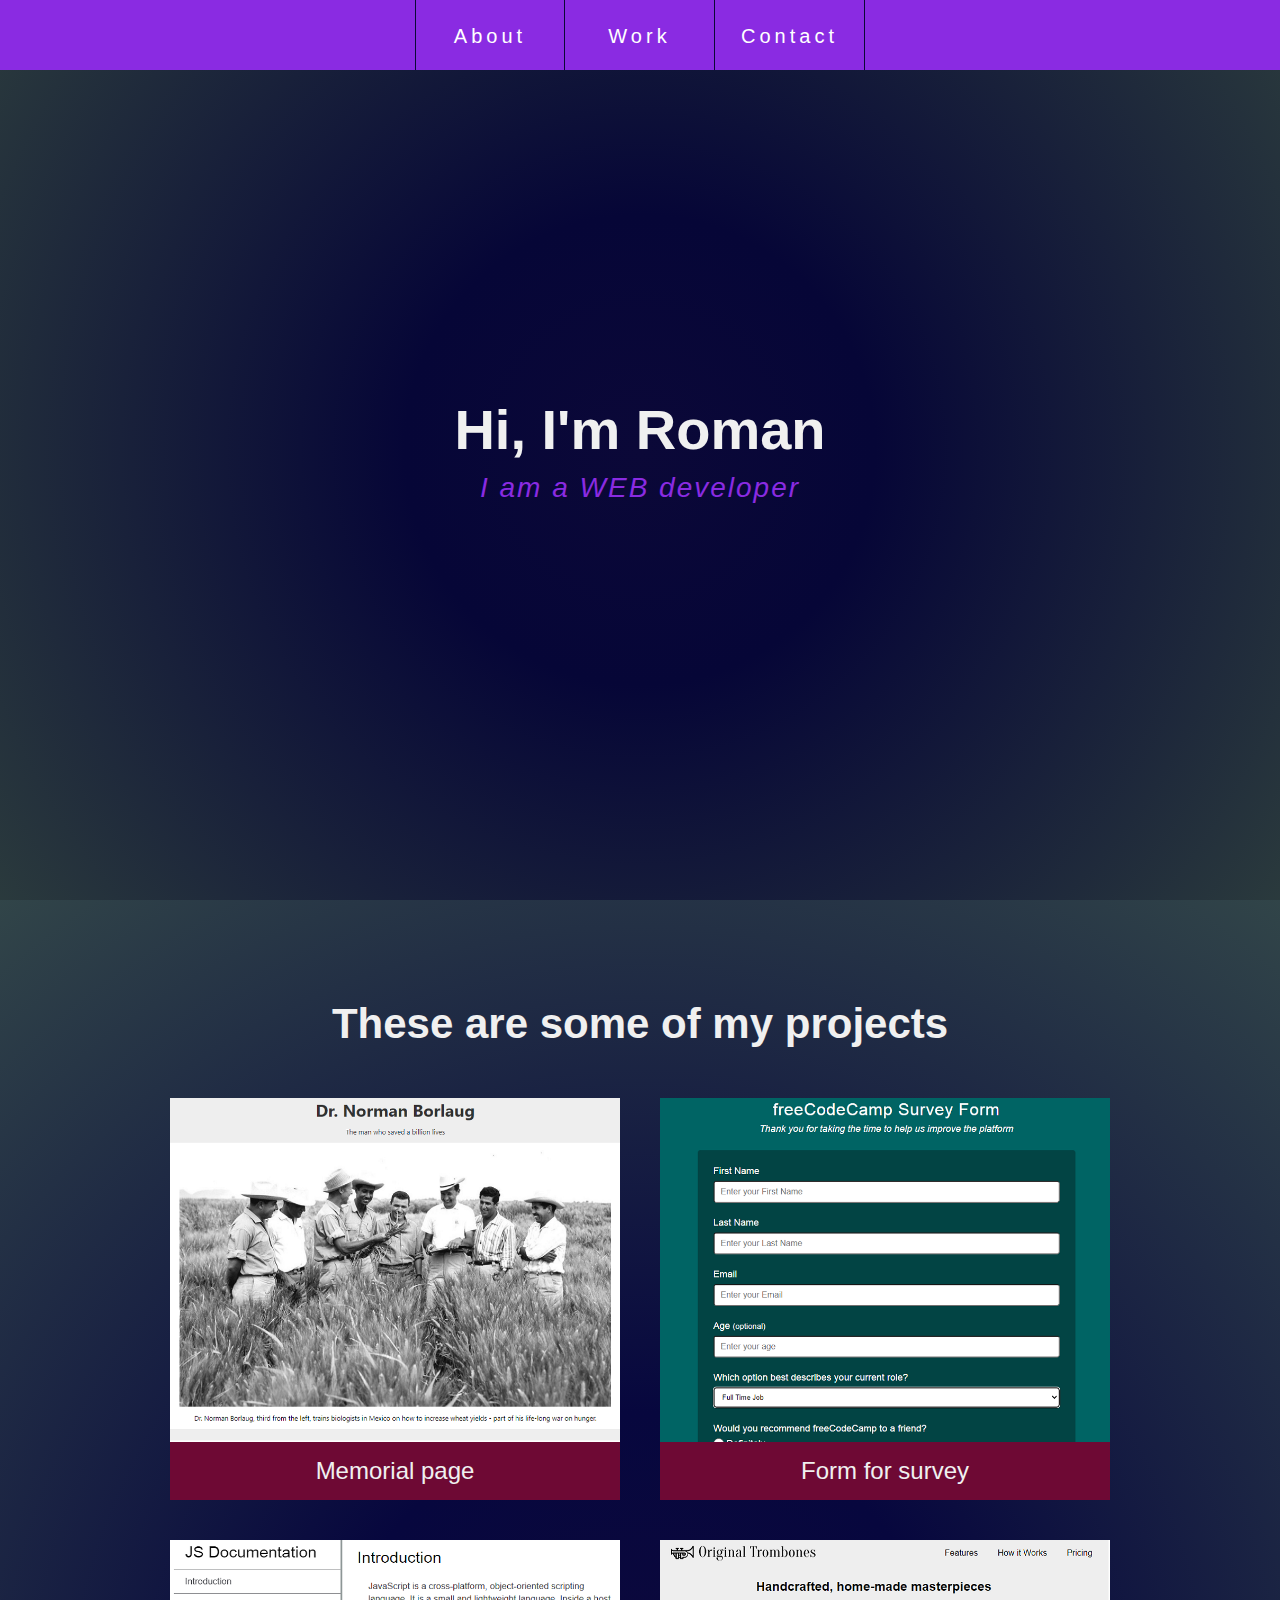
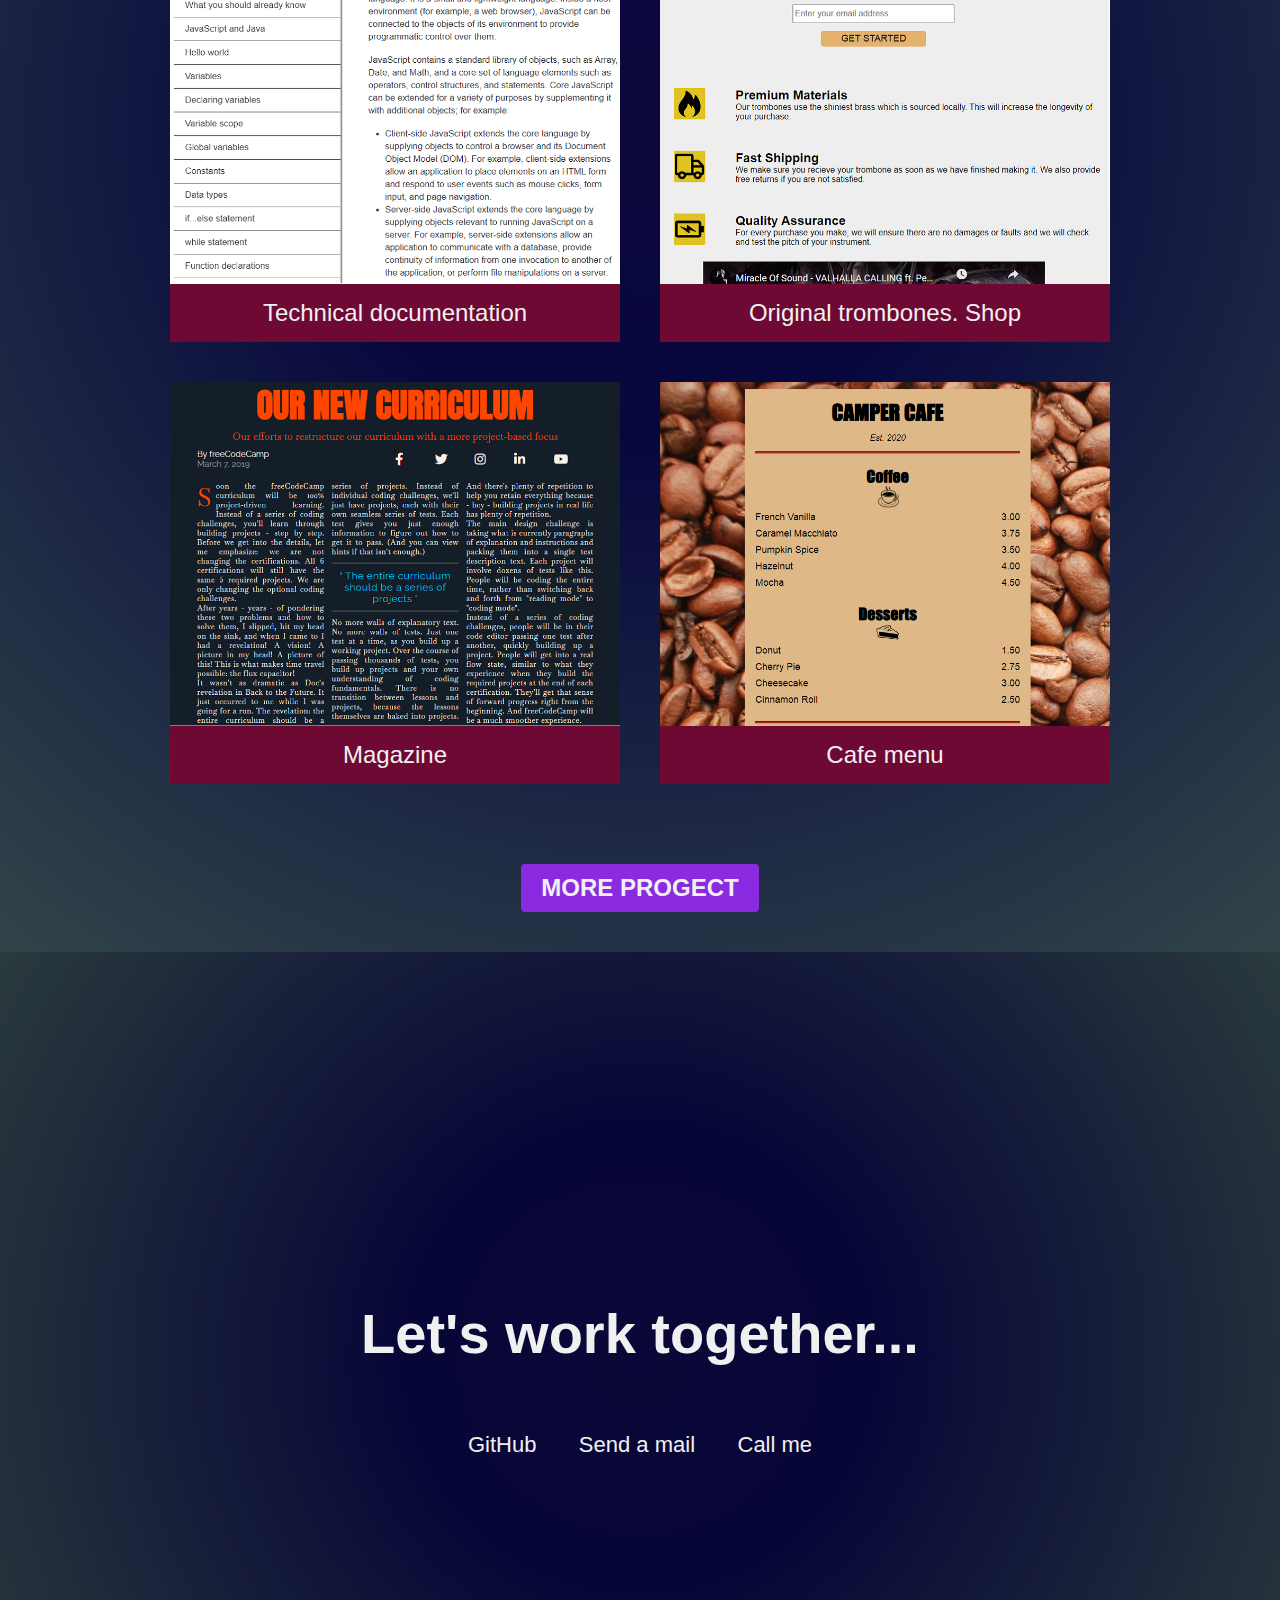
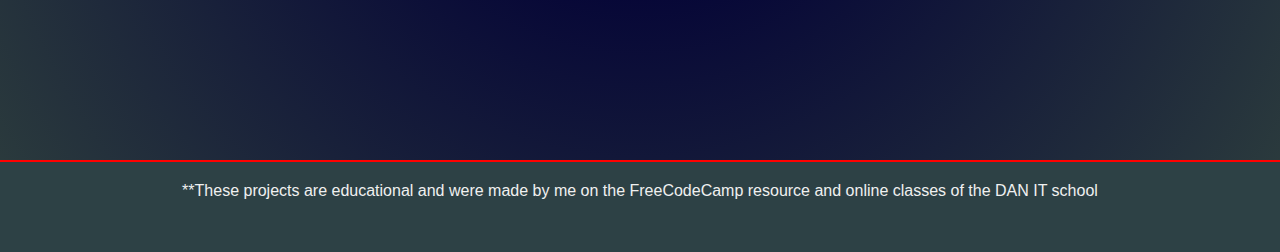
<file: index.html>
﻿<!DOCTYPE html>
<html lang="en">
   <head>
      <meta charset="UTF-8" />
      <title>Personal-Portfolio</title>
      <meta name="viewport" content="width=device-width, initial-scale=1.0" />
      <link
         rel="stylesheet"
         href="https://use.fontawesome.com/releases/v5.8.2/css/all.css"
         integrity="sha384-oS3vJWv+0UjzBfQzYUhtDYW+Pj2yciDJxpsK1OYPAYjqT085Qq/1cq5FLXAZQ7Ay"
         crossorigin="anonymous"
      />
      <link rel="stylesheet" href="styles/styles.css" />
   </head>

   <body>
      <header>
         <nav id="navbar">
            <ul class="navbar-list">
               <li class="navbar-item">
                  <a href="#welcome-section" class="navbar-link">About</a>
               </li>
               <li class="navbar-item">
                  <a href="#projects" class="navbar-link">Work</a>
               </li>
               <li class="navbar-item">
                  <a href="#contacts" class="navbar-link">Contact</a>
               </li>
            </ul>
         </nav>
      </header>

      <section id="welcome-section">
         <h1 class="welcome-title">Hi, I'm Roman</h1>
         <p class="welcome-description">I am a WEB developer</p>
      </section>

      <section id="projects">
         <h2 class="projects-title">These are some of my projects</h2>
         <div class="projects-container">
            <a
               href="https://technic-rv.github.io/Memorial-page/"
               class="project-link"
               target="_blank"
            >
               <img
                  src="images/norman borlaug.png"
                  alt="photo by Dr. Norman Borlaug"
                  class="project-img"
               />
               <p class="project-tile">Memorial page</p>
            </a>

            <a
               href="https://technic-rv.github.io/Form-survey/"
               class="project-link"
               target="_blank"
            >
               <img
                  src="images/survey form.png"
                  alt="image, survey form"
                  class="project-img"
               />
               <p class="project-tile">Form for survey</p>
            </a>

            <a
               href="https://technic-rv.github.io/Technical-documentation/"
               class="project-link"
               target="_blank"
            >
               <img
                  src="images/technical documentation.png"
                  class="project-img"
               />
               <p class="project-tile">Technical documentation</p>
            </a>

            <a
               href="https://technic-rv.github.io/Trombones-shop/"
               class="project-link"
               target="_blank"
            >
               <img
                  src="images/original trombones- shop.png"
                  class="project-img"
               />
               <p class="project-tile">Original trombones. Shop</p>
            </a>

            <a
               href="https://technic-rv.github.io/Magazine/"
               class="project-link"
               target="_blank"
            >
               <img src="images/magazine.png" class="project-img" />
               <p class="project-tile">Magazine</p>
            </a>

            <a
               href="https://technic-rv.github.io/Coffee-shop/"
               class="project-link"
               target="_blank"
            >
               <img src="images/coffee.png" class="project-img" />
               <p class="project-tile">Cafe menu</p>
            </a>
         </div>
         <div class="button">
            <a href="more-progects-page.html" target="_blank">more progect</a>
         </div>
      </section>

      <section id="contacts">
         <p class="contacts-title">Let's work together...</p>
         <div class="social-container">
            <a
               href="https://github.com/technic-rv"
               target="_blank"
               class="contact-social"
            >
               <i class="fab fa-github"> </i>
               GitHub
            </a>

            <a
               href="mailto:romantiunov@ukr.net"
               target="_blank"
               class="contact-social"
            >
               <i class="fas fa-at"> </i>
               Send a mail
            </a>
            <a href="tel:096-987-8584" target="_blank" class="contact-social">
               <i class="fas fa-mobile-alt"> </i>
               Call me
            </a>
         </div>
      </section>

      <footer>
         <p>
            **These projects are educational and were made by me on the
            FreeCodeCamp resource and online classes of the DAN IT school
         </p>
         <!-- <p>
            © Created for
            <a
               href="https://www.freecodecamp.com/"
               target="_blank"
               class="footer-link"
            >
               freeCodeCamp <i class="fab fa-free-code-camp"></i
            ></a>
         </p> -->
      </footer>
   </body>
</html>
</file>
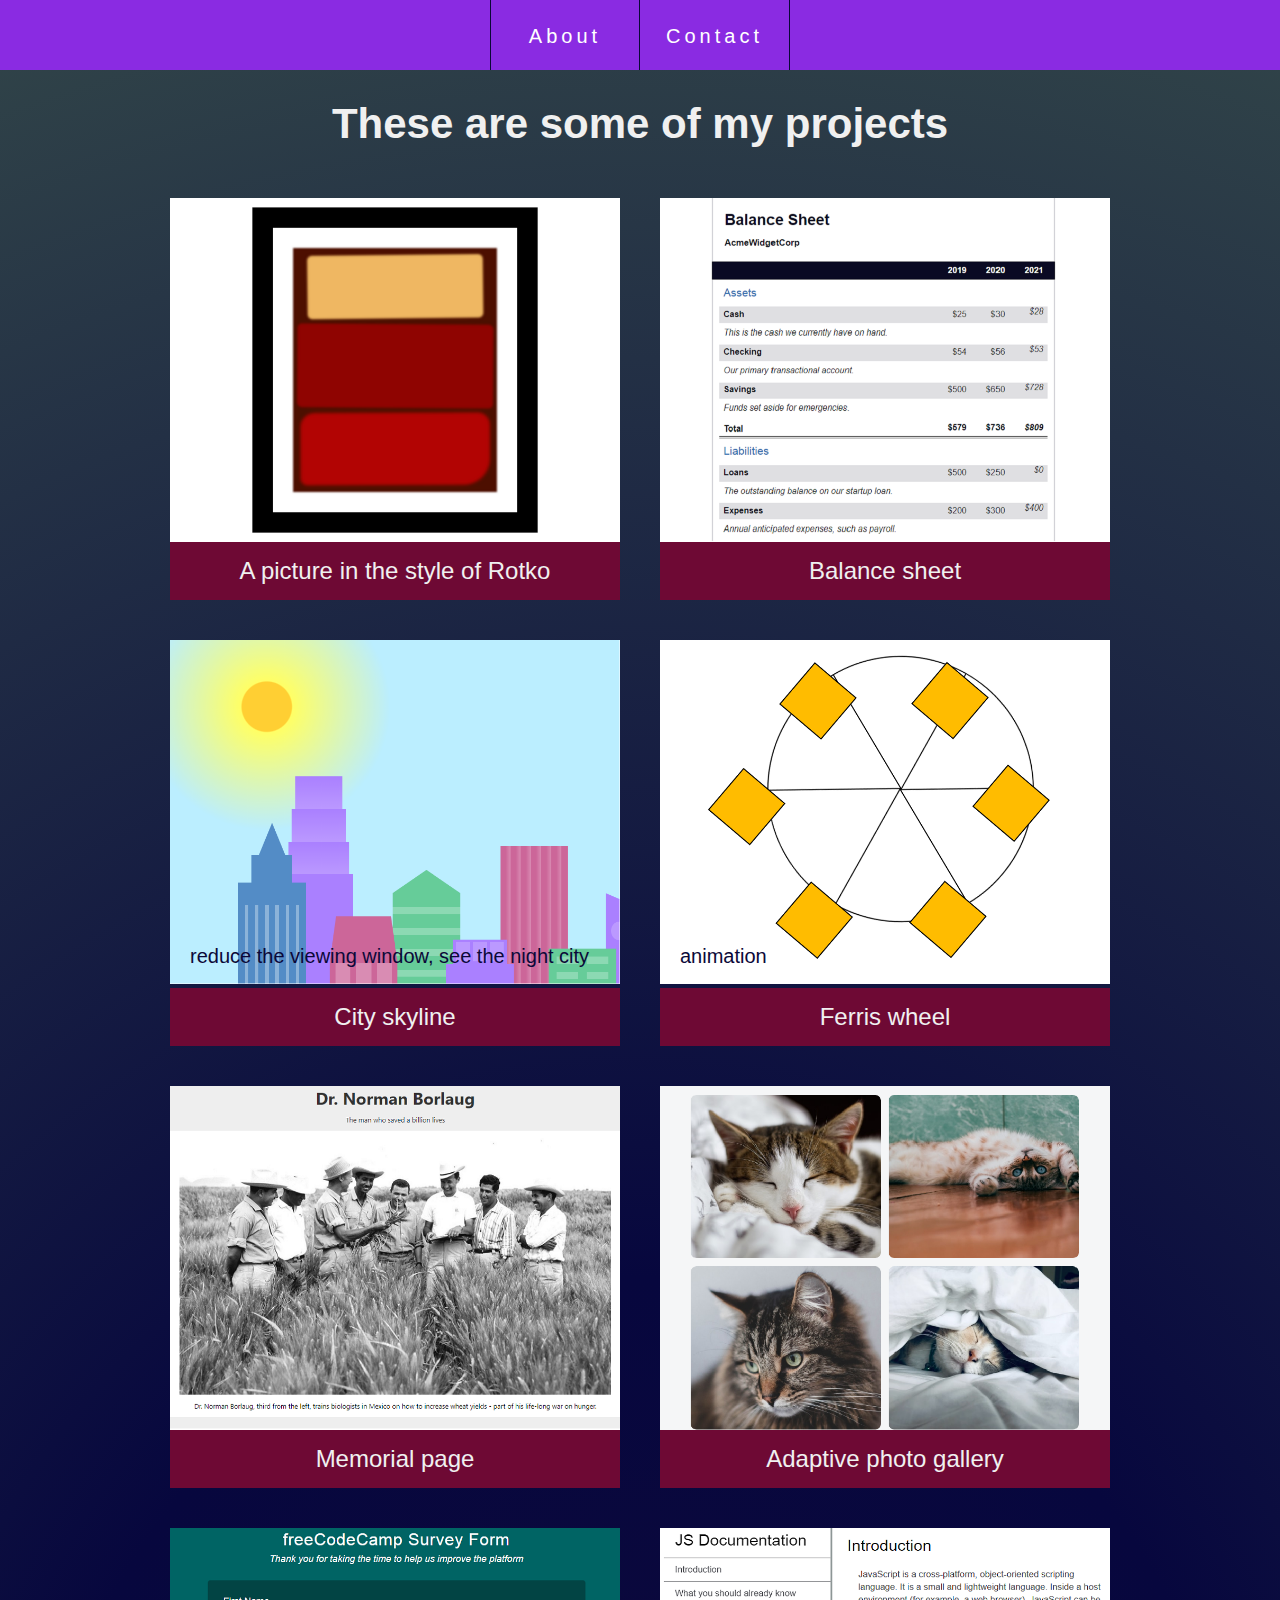
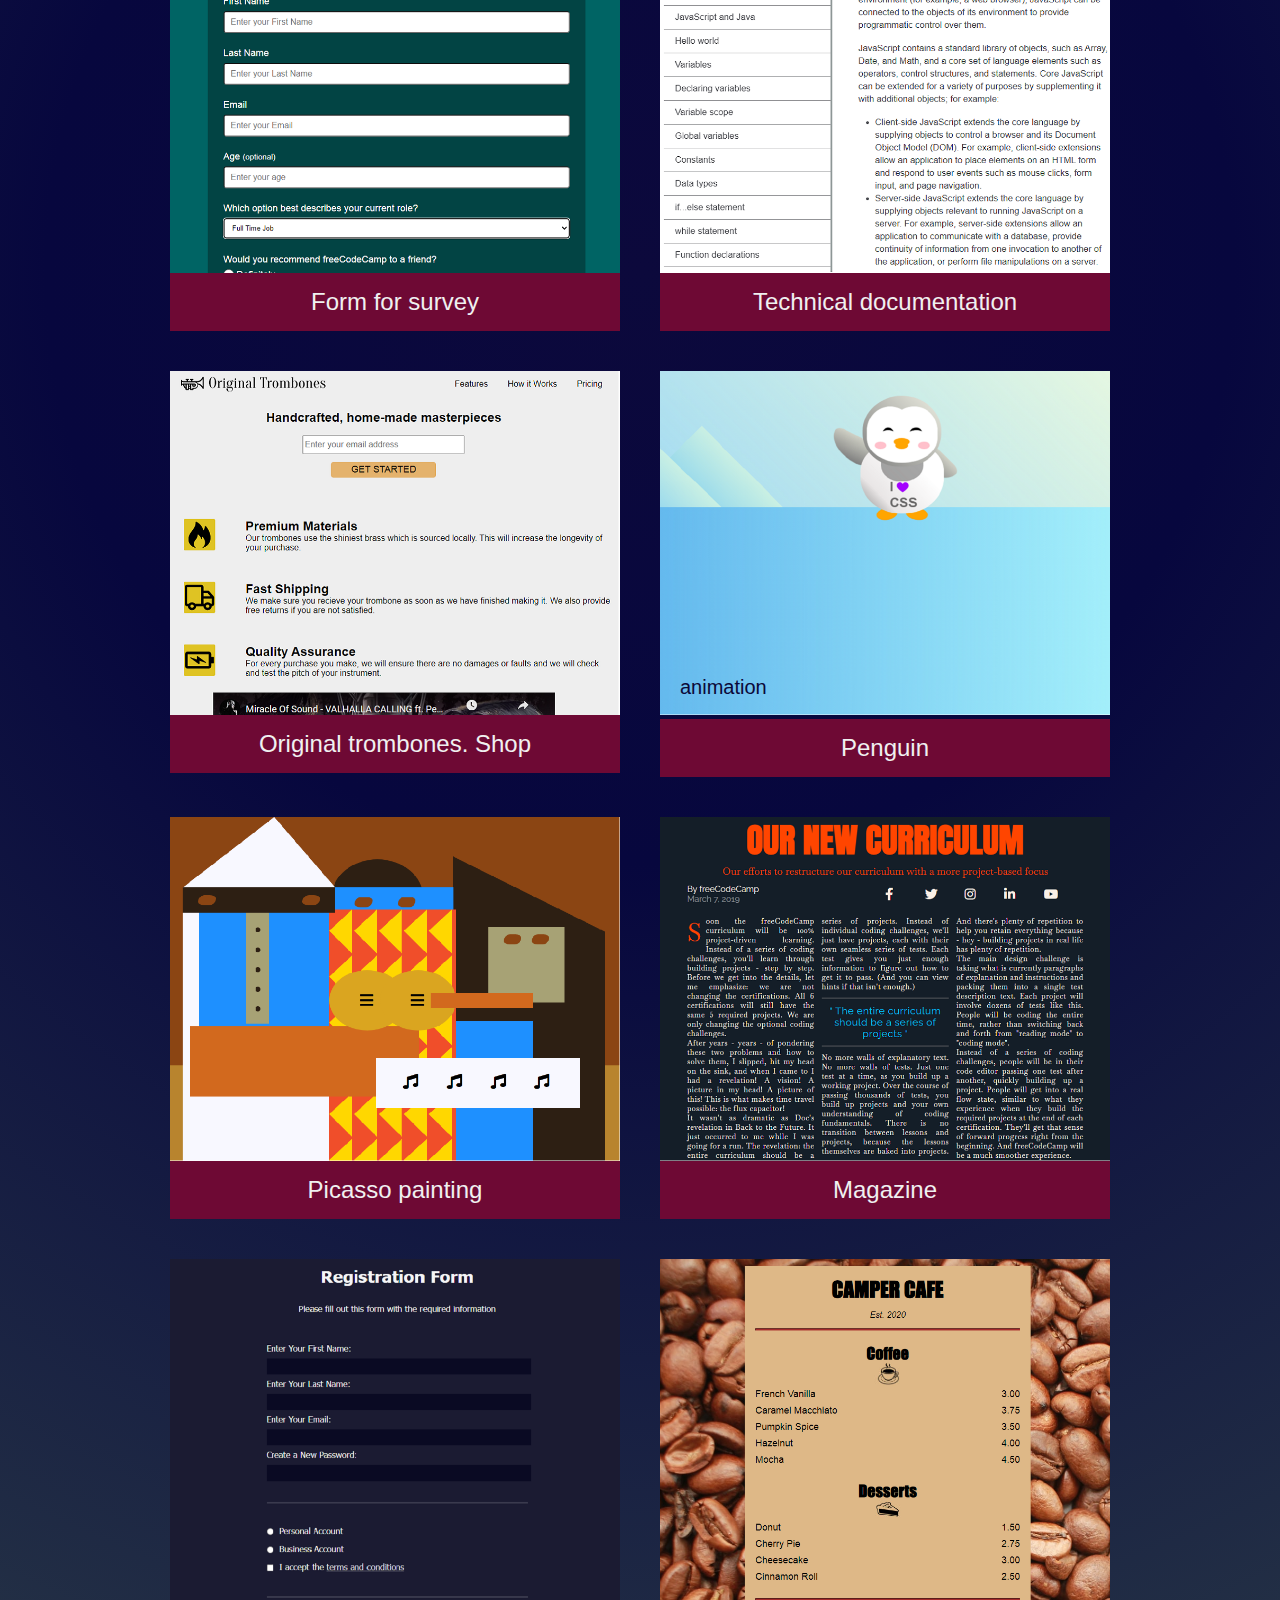
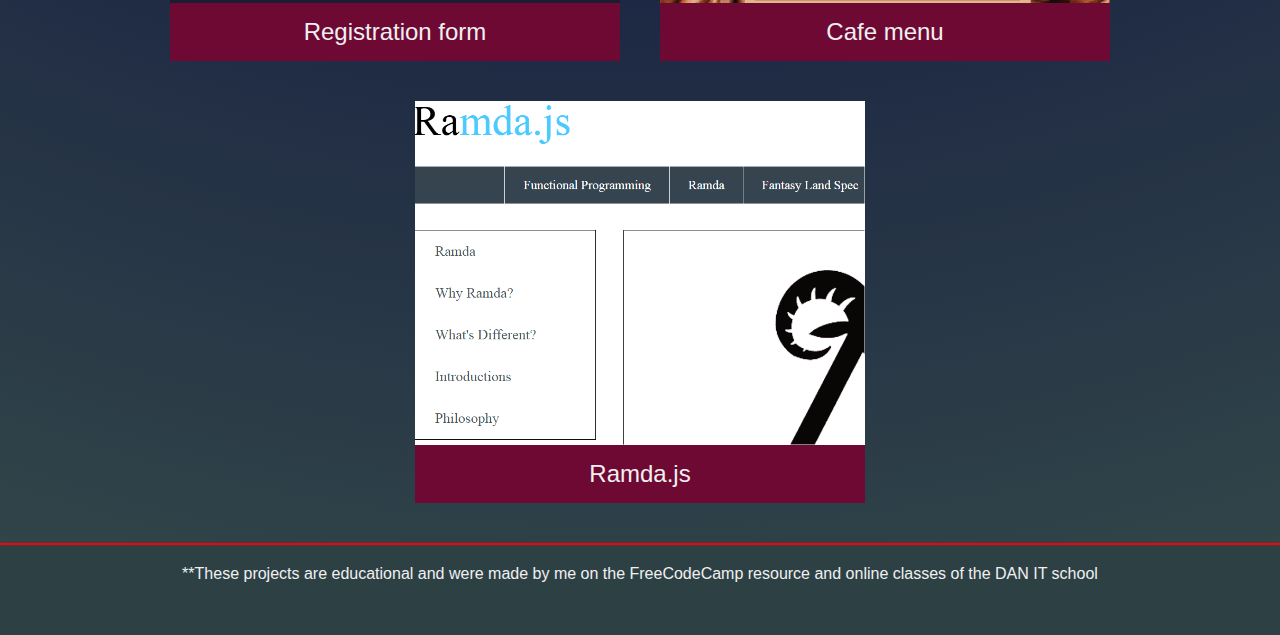
<file: more-progects-page.html>
<!DOCTYPE html>
<html lang="en">
   <head>
      <meta charset="UTF-8" />
      <title>Personal-Portfolio</title>
      <meta name="viewport" content="width=device-width, initial-scale=1.0" />
      <link
         rel="stylesheet"
         href="https://use.fontawesome.com/releases/v5.8.2/css/all.css"
         integrity="sha384-oS3vJWv+0UjzBfQzYUhtDYW+Pj2yciDJxpsK1OYPAYjqT085Qq/1cq5FLXAZQ7Ay"
         crossorigin="anonymous"
      />
      <link rel="stylesheet" href="styles/styles.css" />
   </head>

   <body>
      <header>
         <nav id="navbar">
            <ul class="navbar-list">
               <li class="navbar-item">
                  <a href="index.html#welcome-section" class="navbar-link"
                     >About</a
                  >
               </li>
               <!-- <li class="navbar-item"> -->
               <!-- <a href="#projects" class="navbar-link">Work</a> -->
               <!-- </li> -->
               <li class="navbar-item">
                  <a href="index.html#contacts" class="navbar-link">Contact</a>
               </li>
            </ul>
         </nav>
      </header>

      <section id="projects" class="lower-limit">
         <h2 class="projects-title">These are some of my projects</h2>
         <div class="projects-container">
            <a
               href="https://technic-rv.github.io/FCC-Rothko/"
               class="project-link"
               target="_blank"
            >
               <img
                  src="images/rotko.png"
                  alt="image. Picture Rotko"
                  class="project-img"
               />
               <p class="project-tile">A picture in the style of Rotko</p>
            </a>

            <a
               href="https://technic-rv.github.io/Balance-sheet/"
               class="project-link"
               target="_blank"
            >
               <img
                  src="images/balance sheet.png"
                  alt="image. balance sheet"
                  class="project-img"
               />
               <p class="project-tile">Balance sheet</p>
            </a>

            <a
               href="https://technic-rv.github.io/City-skyline/"
               class="project-link"
               target="_blank"
            >
               <div class="coment-container">
                  <img
                     src="images/city skyline.png"
                     alt="image. balance sheet"
                     class="project-img"
                  />
                  <p class="bottom-left-coment coment-style">
                     reduce the viewing window, see the night city
                  </p>
               </div>
               <p class="project-tile">City skyline</p>
            </a>

            <a
               href="https://technic-rv.github.io/Ferris-wheel/"
               class="project-link"
               target="_blank"
            >
               <div class="coment-container">
                  <img
                     src="images/ferris wheel.png"
                     alt="image. balance sheet"
                     class="project-img"
                  />
                  <p class="bottom-left-coment coment-style">animation</p>
               </div>

               <p class="project-tile">Ferris wheel</p>
            </a>

            <a
               href="https://technic-rv.github.io/Memorial-page/"
               class="project-link"
               target="_blank"
            >
               <img
                  src="images/norman borlaug.png"
                  alt="photo by Dr. Norman Borlaug"
                  class="project-img"
               />
               <p class="project-tile">Memorial page</p>
            </a>

            <a
               href="https://technic-rv.github.io/Flexbox-photo-gallery/"
               class="project-link"
               target="_blank"
            >
               <img
                  src="images/photo gallery.png"
                  alt="photo gallery"
                  class="project-img"
               />
               <p class="project-tile">Adaptive photo gallery</p>
            </a>

            <a
               href="https://technic-rv.github.io/Form-survey/"
               class="project-link"
               target="_blank"
            >
               <img
                  src="images/survey form.png"
                  alt="image, survey form"
                  class="project-img"
               />
               <p class="project-tile">Form for survey</p>
            </a>

            <a
               href="https://technic-rv.github.io/Technical-documentation/"
               class="project-link"
               target="_blank"
            >
               <img
                  src="images/technical documentation.png"
                  class="project-img"
               />
               <p class="project-tile">Technical documentation</p>
            </a>

            <a
               href="https://technic-rv.github.io/Trombones-shop/"
               class="project-link"
               target="_blank"
            >
               <img
                  src="images/original trombones- shop.png"
                  class="project-img"
               />
               <p class="project-tile">Original trombones. Shop</p>
            </a>

            <a
               href="https://technic-rv.github.io/Penguin/"
               class="project-link"
               target="_blank"
            >
               <div class="coment-container">   
               <img
                  src="images/penguin.png"
                  class="project-img"
               />
               <p class="bottom-left-coment coment-style">animation</p>
               </div>
               <p class="project-tile">Penguin</p>
            </a>
            
            </a>

            <a
               href="https://technic-rv.github.io/Picasso-painting/"
               class="project-link"
               target="_blank"
            >
               <img src="images/picasso.png" class="project-img" />
               <p class="project-tile">Picasso painting</p>
            </a>

            <a
               href="https://technic-rv.github.io/Magazine/"
               class="project-link"
               target="_blank"
            >
               <img src="images/magazine.png" class="project-img" />
               <p class="project-tile">Magazine</p>
            </a>

            <a
               href="https://technic-rv.github.io/Registration-form/"
               class="project-link"
               target="_blank"
            >
               <img src="images/registration form.png" class="project-img" />
               <p class="project-tile">Registration form</p>
            </a>

            <a
               href="https://technic-rv.github.io/Coffee-shop/"
               class="project-link"
               target="_blank"
            >
               <img src="images/coffee.png" class="project-img" />
               <p class="project-tile">Cafe menu</p>
            </a>

            <a
               href="https://technic-rv.github.io/DAN-ramda.js/"
               class="project-link"
               target="_blank"
            >
               <img src="images/ramda-js.png" class="project-img" />
               <p class="project-tile">Ramda.js</p>
            </a>
         </div>
      </section>

      <footer>
         <p>
            **These projects are educational and were made by me on the
              FreeCodeCamp resource and online classes of the DAN IT school
         </p>
         <!-- <p>
            © Created for
            <a
               href="https://www.freecodecamp.com/"
               target="_blank"
               class="footer-link"
            >
               freeCodeCamp <i class="fab fa-free-code-camp"></i
            ></a>
         </p> -->
      </footer>
   </body>
</html>
</file>
<file: styles/styles.css>
*,
*::after,
*::before {
   box-sizing: border-box;
}

body {
   font-family: 'Poppins', sans-serif;
   margin: 0;
   padding: 0;
}

:root {
   --main-navbar: blueviolet;
   --main-navbar-link: rgb(255, 255, 255);
   --main-navbar-border: rgba(11, 8, 56, 1);
   --main-progect-title-background: rgb(110, 9, 52);
   --main-navbar-link-hover: rgba(11, 8, 56, 1);
   --main-navbar-text-hover: blueviolet;
   --main-progect-title-hover: blueviolet;
   --main-white: #f0f0f0;
   --main-welcome-section: radial-gradient(
      circle,
      rgba(11, 8, 56, 1) 0%,
      rgba(6, 6, 55, 1) 30%,
      rgba(38, 54, 57, 0.98) 100%
   );
   --main-progect-background: radial-gradient(
      circle,
      rgba(12, 9, 60, 1) 0%,
      rgba(7, 7, 62, 1) 30%,
      rgba(45, 65, 69, 0.98) 100%
   );
   --main-button-progects: rgba(11, 8, 56, 1);
}

/* ==========HEADER========== */
#navbar {
   width: 100%;
   background-color: var(--main-navbar);
   display: flex;
   justify-content: center;
   position: fixed;
   top: 0;
   z-index: 1;
}

.navbar-list {
   display: flex;
   margin: 0;
   padding: 0;
   height: 70px;
}

.navbar-item {
   display: flex;
   align-items: center;
   list-style: none;
   width: 150px;
   border-right: 1px solid var(--main-navbar-border);
}

.navbar-item:nth-child(1) {
   border-left: 1px solid var(--main-navbar-border);
}

.navbar-link {
   text-align: center;
   font-size: 20px;
   text-decoration: none;
   color: var(--main-navbar-link);
   letter-spacing: 4px;
   width: 100%;
   padding: 25px 0 23px;
   transition: background-color 0.4s, color 0.4s;
}

.navbar-link:hover {
   background-color: var(--main-navbar-link-hover);
   color: var(--main-navbar-text-hover);
}

/* ==========WELCOME SECTION========== */

#welcome-section {
   display: flex;
   flex-direction: column;
   justify-content: center;
   align-items: center;
   width: 100%;
   height: 100vh;
   background: var(--main-welcome-section);
}

.welcome-title {
   color: var(--main-white);
   font-size: 56px;
   margin: 0;
}

.welcome-description {
   color: var(--main-navbar);
   font-size: 28px;
   margin: 0;
   font-style: italic;
   padding-top: 10px;
   font-weight: 300;
   letter-spacing: 2px;
}

/* ==========PROGECTS SECTION========== */
.coment-style {
   margin: 0;
   font-size: 20px;
   color: rgba(11, 8, 56, 1);
}

#projects {
   background: var(--main-progect-background);
   /* padding-bottom: 40px; */
}

.projects-title {
   font-family: 'Raleway', sans-serif;
   font-size: 42px;
   font-weight: 700;
   color: var(--main-white);
   text-align: center;
   margin: 0;
   padding: 100px 0 50px 0;
}

.projects-container {
   display: flex;
   flex-wrap: wrap;
   justify-content: center;
   max-width: 1280px;
   margin: 0 auto;
   padding: 0 20px;
}

.project-link {
   display: flex;
   flex-direction: column;
   text-align: center;
   text-decoration: none;
   margin: 0 20px 40px 20px;
}

.project-img {
   width: 100%;
   max-width: 450px;
}

.coment-container {
   position: relative;
}

.bottom-left-coment {
   position: absolute;
   bottom: 20px;
   left: 20px;
}

.project-tile {
   font-size: 24px;
   color: var(--main-white);
   margin: 0;
   padding: 15px 0;
   background-color: var(--main-progect-title-background);
   transition: color 0.3s;
}

.project-link:hover > .project-tile {
   color: var(--main-progect-title-hover);
}

.button {
   display: flex;
   justify-content: center;
}

.button > a {
   background-color: blueviolet;
   color: var(--main-white);
   text-decoration: none;
   font-size: 24px;
   font-weight: 600;
   text-transform: uppercase;
   padding: 10px 20px 10px 20px;
   margin-top: 40px;
   margin-bottom: 40px;
   border-radius: 4px;
}

/* MORE-PROGECT-PAGE */
.lower-limit {
   border-bottom: 2px solid red;
}

/* ==========CONTACT SECTION========== */

#contacts {
   display: flex;
   flex-direction: column;
   justify-content: center;
   height: 90vh;
   background: var(--main-welcome-section);
   border-bottom: 2px solid red;
}

.contacts-title {
   font-family: 'Raleway', sans-serif;
   font-size: 56px;
   font-weight: 700;
   text-align: center;
   color: var(--main-white);
}

.social-container {
   text-align: center;
}

.contact-social {
   display: inline-block;
   font-size: 22px;
   text-decoration: none;
   color: var(--main-white);
   padding: 10px 19px;
   transition: transform 0.5s ease-out;
}

.contact-social:hover {
   transform: translateY(10px);
}

/* ==========FUTER========== */

footer {
   height: 10vh;
   background: rgba(45, 65, 69, 1) 80%;
   text-align: center;
}

footer p {
   margin: 0;
   padding-top: 20px;
   color: var(--main-white);
}

.footer-link {
   text-decoration: none;
   color: red;
}

.fa-free-code-camp {
   width: 5px;
   height: 5px;
}

/* ==========MEDIA REQUEST========== */

@media (max-width: 690px) {
   footer {
      height: 13vh;
   }
}
</file>
